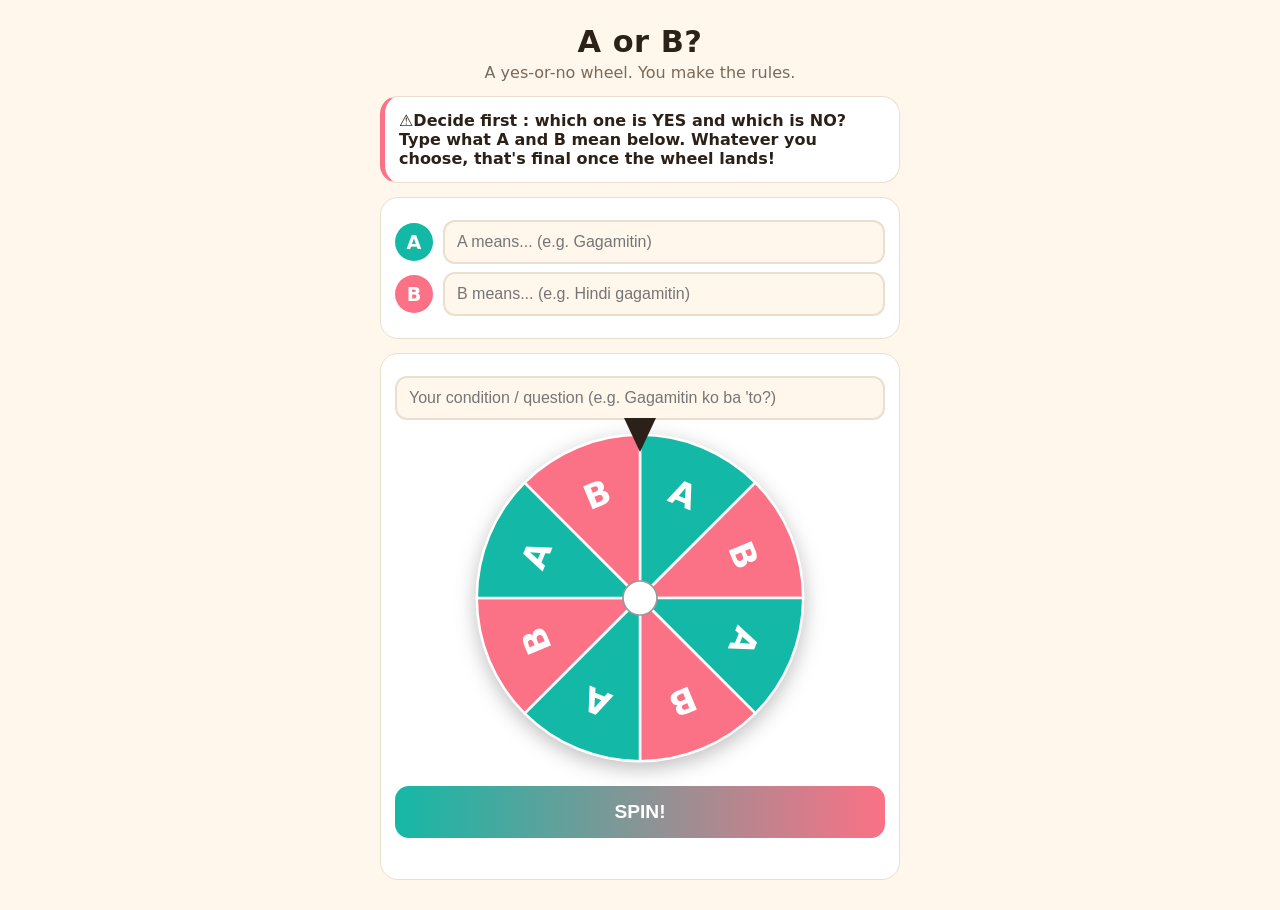
<file: index.html>
<!DOCTYPE html>
<html lang="en">
<head>
<meta charset="utf-8">
<meta name="viewport" content="width=device-width, initial-scale=1, viewport-fit=cover">
<title>A or B Wheel</title>
<link rel="stylesheet" href="style.css">
</head>
<body>
<main>
  <h1>A or B?</h1>
  <p class="sub">A yes-or-no wheel. You make the rules.</p>

  <div class="card notice">⚠️Decide first : which one is YES and which is NO? Type what A and B mean below. Whatever you choose, that's final once the wheel lands!</div>

  <div class="card">
    <div class="row"><span class="badge" style="background:var(--a)">A</span><input type="text" id="la" placeholder="A means... (e.g. Gagamitin)" maxlength="30"></div>
    <div class="row"><span class="badge" style="background:var(--b)">B</span><input type="text" id="lb" placeholder="B means... (e.g. Hindi gagamitin)" maxlength="30"></div>
  </div>

  <div class="card">
    <div class="row"><input type="text" id="cond" placeholder="Your condition / question (e.g. Gagamitin ko ba 'to?)" maxlength="80"></div>
    <div class="wheelwrap"><div class="arrow"></div><svg id="wheel" viewBox="-100 -100 200 200"></svg></div>
    <button class="spin" id="go">SPIN!</button>
    <p id="msg"></p>
  </div>
</main>

<div id="result"><div class="pop">
  <div class="big" id="rl"></div>
  <div class="mean" id="rm"></div>
  <p class="q" id="rq"></p>
  <button id="again">Spin again</button>
</div></div>

<script src="script.js"></script>
</body>
</html>
</file>
<file: style.css>
:root{--bg:#fff7ec;--card:#ffffff;--text:#2b2118;--muted:#7a6a5a;--a:#14b8a6;--b:#fb7185;--line:#eadfce;
box-sizing:border-box;padding-top:env(safe-area-inset-top,0px);padding-bottom:env(safe-area-inset-bottom,0px)}
@media (prefers-color-scheme:dark){:root:not([data-theme="light"]){--bg:#17120d;--card:#241c14;--text:#f7efe4;--muted:#b8a994;--line:#3a2f23}}
:root[data-theme="dark"]{--bg:#17120d;--card:#241c14;--text:#f7efe4;--muted:#b8a994;--line:#3a2f23}
*{box-sizing:border-box}
html,body{margin:0}
body{background:var(--bg);color:var(--text);font-family:"Trebuchet MS","Segoe UI",system-ui,sans-serif;min-height:100%;padding:16px}
main{max-width:520px;margin:0 auto}
h1{text-align:center;margin:8px 0 4px;font-size:1.9rem;letter-spacing:.5px}
.sub{text-align:center;color:var(--muted);margin:0 0 14px}
.card{background:var(--card);border:1px solid var(--line);border-radius:18px;padding:14px;margin-bottom:14px}
.notice{border-left:5px solid var(--b);font-weight:700}
.row{display:flex;gap:10px;align-items:center;margin:8px 0;flex-wrap:wrap}
.badge{width:38px;height:38px;border-radius:50%;display:grid;place-items:center;color:#fff;font-weight:900;font-size:1.2rem;flex:none}
input[type=text]{flex:1;min-width:0;padding:11px 12px;border-radius:12px;border:2px solid var(--line);background:var(--bg);color:var(--text);font-size:1rem}
input[type=text]:focus{outline:none;border-color:var(--a)}
.wheelwrap{position:relative;width:min(86vw,340px);aspect-ratio:1;margin:8px auto 14px}
#wheel{width:100%;height:100%;transition:transform 4.6s cubic-bezier(.12,.7,.1,1);filter:drop-shadow(0 6px 10px rgba(0,0,0,.25))}
.arrow{position:absolute;top:-10px;left:50%;transform:translateX(-50%);width:0;height:0;border-left:16px solid transparent;border-right:16px solid transparent;border-top:34px solid var(--text);z-index:2}
button.spin{width:100%;padding:15px;border:0;border-radius:14px;font-size:1.2rem;font-weight:900;color:#fff;background:linear-gradient(90deg,var(--a),var(--b));cursor:pointer}
button.spin:disabled{opacity:.6}
#msg{color:var(--b);font-weight:700;min-height:1.3em;margin:6px 0 0;text-align:center}
#result{position:fixed;inset:0;z-index:10;display:none;align-items:center;justify-content:center;text-align:center;background-size:cover;background-position:center;padding:20px}
#result.show{display:flex}
#result .pop{background:rgba(0,0,0,.45);color:#fff;border-radius:24px;padding:26px 30px;max-width:92vw;backdrop-filter:blur(3px);animation:pop .6s cubic-bezier(.2,1.6,.4,1)}
#result .big{font-size:8.5rem;line-height:1;font-weight:900;text-shadow:0 6px 20px rgba(0,0,0,.5)}
#result .mean{font-size:1.7rem;font-weight:800;margin:4px 0}
#result .q{opacity:.9;margin:0 0 16px}
#result button{padding:12px 22px;border-radius:12px;border:0;font-weight:800;font-size:1rem;cursor:pointer}
@keyframes pop{0%{transform:scale(.2) rotate(-12deg);opacity:0}100%{transform:scale(1) rotate(0);opacity:1}}
</file>
